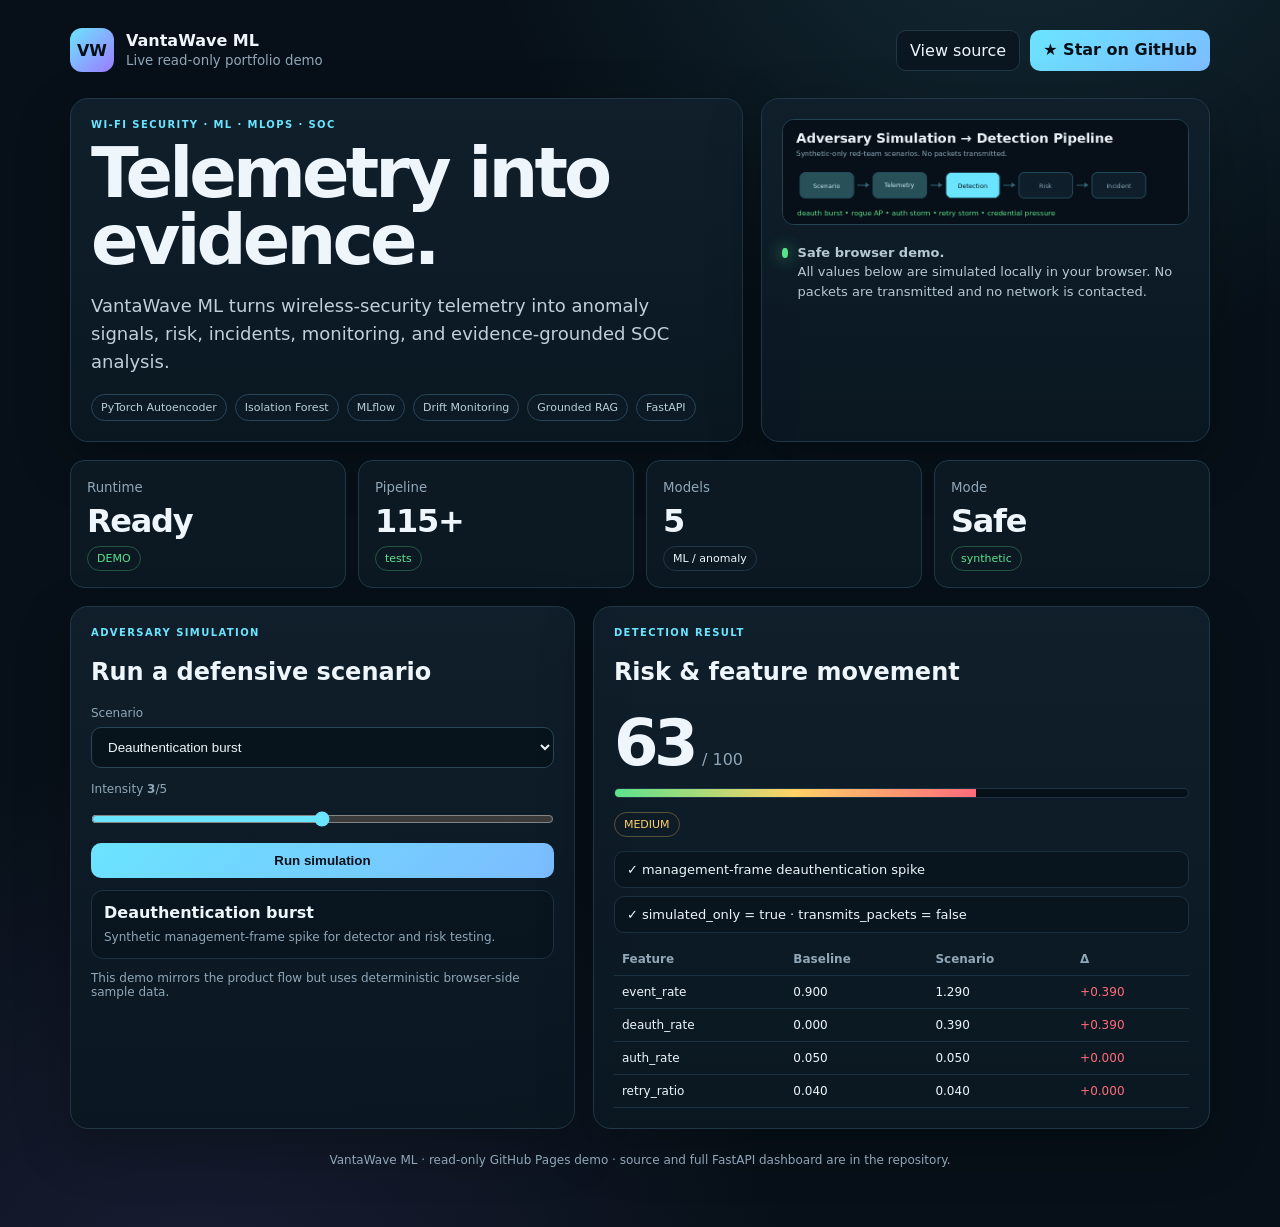
<file: docs/index.html>
<!doctype html>
<html lang="en">
<head>
  <meta charset="utf-8" />
  <meta name="viewport" content="width=device-width,initial-scale=1" />
  <title>VantaWave ML — Live Read‑Only Demo</title>
  <meta name="description" content="Read-only browser demo of VantaWave ML, an ML-powered Wi-Fi security research and SOC platform." />
  <style>
    :root{color-scheme:dark;--bg:#071018;--panel:#0d1822;--line:#203746;--text:#eef6fb;--muted:#8fa7b8;--accent:#6be4ff;--accent2:#9d7cff;--good:#5be28c;--warn:#ffd166;--bad:#ff6b7a}
    *{box-sizing:border-box} body{margin:0;font-family:Inter,ui-sans-serif,system-ui,-apple-system,Segoe UI,sans-serif;background:radial-gradient(circle at 80% -15%,rgba(107,228,255,.14),transparent 32%),radial-gradient(circle at 15% 110%,rgba(157,124,255,.12),transparent 35%),var(--bg);color:var(--text)}
    a{color:inherit;text-decoration:none}.wrap{max-width:1180px;margin:auto;padding:28px 20px 60px}.top{display:flex;justify-content:space-between;align-items:center;gap:20px;margin-bottom:26px}.brand{display:flex;align-items:center;gap:12px}.mark{width:44px;height:44px;display:grid;place-items:center;border-radius:12px;background:linear-gradient(135deg,var(--accent),var(--accent2));color:#071018;font-weight:900}.brand b{display:block}.brand small{color:var(--muted)}.actions{display:flex;gap:10px;flex-wrap:wrap}.btn{border:1px solid var(--line);padding:10px 13px;border-radius:10px;background:#0a1720;color:var(--text);cursor:pointer}.btn.primary{background:linear-gradient(135deg,var(--accent),#7cbcff);color:#071018;border:0;font-weight:800}.hero{display:grid;grid-template-columns:1.2fr .8fr;gap:18px;align-items:stretch;margin-bottom:18px}.card{background:linear-gradient(180deg,rgba(16,31,43,.97),rgba(10,23,33,.97));border:1px solid var(--line);border-radius:18px;padding:20px;box-shadow:0 18px 55px rgba(0,0,0,.24)}.eyebrow{text-transform:uppercase;letter-spacing:.14em;color:var(--accent);font-size:10px;font-weight:800}.hero h1{font-size:clamp(38px,6vw,70px);letter-spacing:-.055em;line-height:.96;margin:10px 0 16px}.lead{font-size:18px;line-height:1.55;color:#bfd0da;max-width:760px}.chips{display:flex;gap:8px;flex-wrap:wrap;margin-top:18px}.chip{font-size:11px;color:#b9cfdb;border:1px solid #294758;background:#0b1a24;padding:6px 9px;border-radius:999px}.demo-note{display:flex;gap:10px;align-items:flex-start;color:#b6c8d3;font-size:13px;line-height:1.5}.dot{width:10px;height:10px;margin-top:5px;border-radius:50%;background:var(--good);box-shadow:0 0 16px var(--good)}.metrics{display:grid;grid-template-columns:repeat(4,1fr);gap:12px;margin-bottom:18px}.metric{background:#0c1923;border:1px solid var(--line);border-radius:14px;padding:16px}.metric small{color:var(--muted)}.metric strong{display:block;font-size:32px;letter-spacing:-.04em;margin:6px 0}.grid{display:grid;grid-template-columns:.9fr 1.1fr;gap:18px}.label{font-size:12px;color:var(--muted);margin-bottom:7px;display:block}select,input[type=range]{width:100%}.select{width:100%;background:#08141c;color:var(--text);border:1px solid #2a4758;border-radius:10px;padding:11px 12px;margin-bottom:14px}.range{accent-color:var(--accent);margin:8px 0 16px}.scenario{padding:12px;border:1px solid #1b3342;border-radius:12px;background:rgba(5,14,21,.38);margin:12px 0}.scenario b{display:block;margin-bottom:4px}.scenario span{color:var(--muted);font-size:12px;line-height:1.5}.risk{display:flex;align-items:baseline;gap:8px}.risk strong{font-size:64px;letter-spacing:-.07em}.risk span{color:var(--muted)}.bar{height:10px;background:#071018;border:1px solid #1b3342;border-radius:999px;overflow:hidden;margin:8px 0 14px}.bar>div{height:100%;background:linear-gradient(90deg,var(--good),var(--warn),var(--bad));transition:width .45s ease}.badge{display:inline-block;border-radius:999px;padding:5px 9px;font-size:11px;border:1px solid var(--line)}.badge.good{color:var(--good);border-color:rgba(91,226,140,.3)}.badge.warn{color:var(--warn);border-color:rgba(255,209,102,.3)}.badge.bad{color:var(--bad);border-color:rgba(255,107,122,.3)}table{width:100%;border-collapse:collapse;margin-top:10px}th,td{text-align:left;padding:9px 8px;border-bottom:1px solid #1a3240;font-size:12px}th{color:var(--muted)}.delta{color:var(--bad)}.findings{display:grid;gap:8px;margin-top:14px}.finding{padding:10px 12px;border:1px solid #1a3240;border-radius:10px;background:#08151e;font-size:13px}.footer{margin-top:24px;color:var(--muted);font-size:12px;text-align:center}.heroimg{width:100%;border-radius:12px;border:1px solid #244252}.hint{font-size:12px;color:var(--muted);margin-top:10px}@media(max-width:900px){.hero,.grid{grid-template-columns:1fr}.metrics{grid-template-columns:repeat(2,1fr)}.top{align-items:flex-start;flex-direction:column}}@media(max-width:560px){.metrics{grid-template-columns:1fr 1fr}.wrap{padding:18px 12px 40px}.hero h1{font-size:42px}}
  </style>
</head>
<body>
  <div class="wrap">
    <header class="top">
      <div class="brand"><div class="mark">VW</div><div><b>VantaWave ML</b><small>Live read-only portfolio demo</small></div></div>
      <div class="actions"><a class="btn" href="https://github.com/ViolettaNcl/vantawave-ml">View source</a><a class="btn primary" href="https://github.com/ViolettaNcl/vantawave-ml">★ Star on GitHub</a></div>
    </header>

    <section class="hero">
      <article class="card">
        <div class="eyebrow">Wi‑Fi Security · ML · MLOps · SOC</div>
        <h1>Telemetry into evidence.</h1>
        <p class="lead">VantaWave ML turns wireless-security telemetry into anomaly signals, risk, incidents, monitoring, and evidence-grounded SOC analysis.</p>
        <div class="chips"><span class="chip">PyTorch Autoencoder</span><span class="chip">Isolation Forest</span><span class="chip">MLflow</span><span class="chip">Drift Monitoring</span><span class="chip">Grounded RAG</span><span class="chip">FastAPI</span></div>
      </article>
      <article class="card">
        <img class="heroimg" src="assets/adversary-simulation.gif" alt="Adversary Simulation animation" />
        <div class="demo-note" style="margin-top:14px"><div class="dot"></div><div><b>Safe browser demo.</b><br/>All values below are simulated locally in your browser. No packets are transmitted and no network is contacted.</div></div>
      </article>
    </section>

    <section class="metrics">
      <div class="metric"><small>Runtime</small><strong>Ready</strong><span class="badge good">DEMO</span></div>
      <div class="metric"><small>Pipeline</small><strong>115+</strong><span class="badge good">tests</span></div>
      <div class="metric"><small>Models</small><strong>5</strong><span class="badge">ML / anomaly</span></div>
      <div class="metric"><small>Mode</small><strong>Safe</strong><span class="badge good">synthetic</span></div>
    </section>

    <section class="grid">
      <article class="card">
        <div class="eyebrow">Adversary Simulation</div>
        <h2>Run a defensive scenario</h2>
        <label class="label" for="scenario">Scenario</label>
        <select id="scenario" class="select">
          <option value="deauth">Deauthentication burst</option>
          <option value="rogue">Rogue AP presence</option>
          <option value="auth">Authentication storm</option>
          <option value="retry">Retry storm</option>
          <option value="credential">Credential pressure</option>
        </select>
        <label class="label">Intensity <b id="ival">3</b>/5</label>
        <input id="intensity" class="range" type="range" min="1" max="5" value="3" />
        <button id="run" class="btn primary" style="width:100%">Run simulation</button>
        <div id="scenarioText" class="scenario"></div>
        <p class="hint">This demo mirrors the product flow but uses deterministic browser-side sample data.</p>
      </article>

      <article class="card">
        <div class="eyebrow">Detection Result</div>
        <h2>Risk & feature movement</h2>
        <div class="risk"><strong id="risk">68</strong><span>/ 100</span></div>
        <div class="bar"><div id="bar" style="width:68%"></div></div>
        <span id="severity" class="badge warn">MEDIUM</span>
        <div id="findings" class="findings"></div>
        <table>
          <thead><tr><th>Feature</th><th>Baseline</th><th>Scenario</th><th>Δ</th></tr></thead>
          <tbody id="rows"></tbody>
        </table>
      </article>
    </section>

    <div class="footer">VantaWave ML · read-only GitHub Pages demo · source and full FastAPI dashboard are in the repository.</div>
  </div>
<script>
const scenarios={
  deauth:{title:'Deauthentication burst',desc:'Synthetic management-frame spike for detector and risk testing.',base:[['event_rate',0.90],['deauth_rate',0.00],['auth_rate',0.05],['retry_ratio',0.04]],delta:[0.13,0.13,0,0],finding:'management-frame deauthentication spike'},
  rogue:{title:'Rogue AP presence',desc:'Synthetic duplicate SSID with an unexpected BSSID/channel fingerprint.',base:[['event_rate',0.90],['unique_bssids',1],['channel_count',1],['rssi_std',2.76]],delta:[0.07,1,1,0.55],finding:'unexpected BSSID for known SSID'},
  auth:{title:'Authentication storm',desc:'Synthetic high-rate authentication attempts from simulated clients.',base:[['event_rate',0.90],['auth_rate',0.05],['unique_transmitters',5],['retry_ratio',0.04]],delta:[0.12,0.12,2,0],finding:'authentication-rate spike'},
  retry:{title:'Retry storm',desc:'Synthetic retry-heavy data traffic with greater signal variance.',base:[['event_rate',0.90],['retry_ratio',0.04],['rssi_std',2.76],['data_rate',0.47]],delta:[0.08,0.16,0.8,0.08],finding:'retry-ratio anomaly'},
  credential:{title:'Credential pressure',desc:'Synthetic rejected-authentication telemetry. No passwords are tested.',base:[['event_rate',0.90],['auth_rate',0.05],['unique_transmitters',5],['deauth_rate',0]],delta:[0.10,0.10,1,0],finding:'repeated rejected-authentication pattern'}
};
const $=id=>document.getElementById(id);
function render(){const s=scenarios[$('scenario').value],i=+$('intensity').value;$('ival').textContent=i;$('scenarioText').innerHTML=`<b>${s.title}</b><span>${s.desc}</span>`;let risk=Math.min(96,22+i*11+(s===scenarios.rogue?12:0)+(s===scenarios.deauth?8:0));$('risk').textContent=risk;$('bar').style.width=risk+'%';let sev=risk>=70?'HIGH':risk>=45?'MEDIUM':'LOW';$('severity').textContent=sev;$('severity').className='badge '+(sev==='HIGH'?'bad':sev==='MEDIUM'?'warn':'good');$('findings').innerHTML=`<div class="finding">✓ ${s.finding}</div><div class="finding">✓ simulated_only = true · transmits_packets = false</div>`;$('rows').innerHTML=s.base.map((r,idx)=>{let after=r[1]+s.delta[idx]*i;let d=after-r[1];return `<tr><td>${r[0]}</td><td>${Number(r[1]).toFixed(3)}</td><td>${Number(after).toFixed(3)}</td><td class="delta">+${Number(d).toFixed(3)}</td></tr>`}).join('')}
$('intensity').addEventListener('input',render);$('scenario').addEventListener('change',render);$('run').addEventListener('click',()=>{render();$('run').textContent='Simulation complete ✓';setTimeout(()=>$('run').textContent='Run simulation',1200)});render();
</script>
</body>
</html>
</file>
